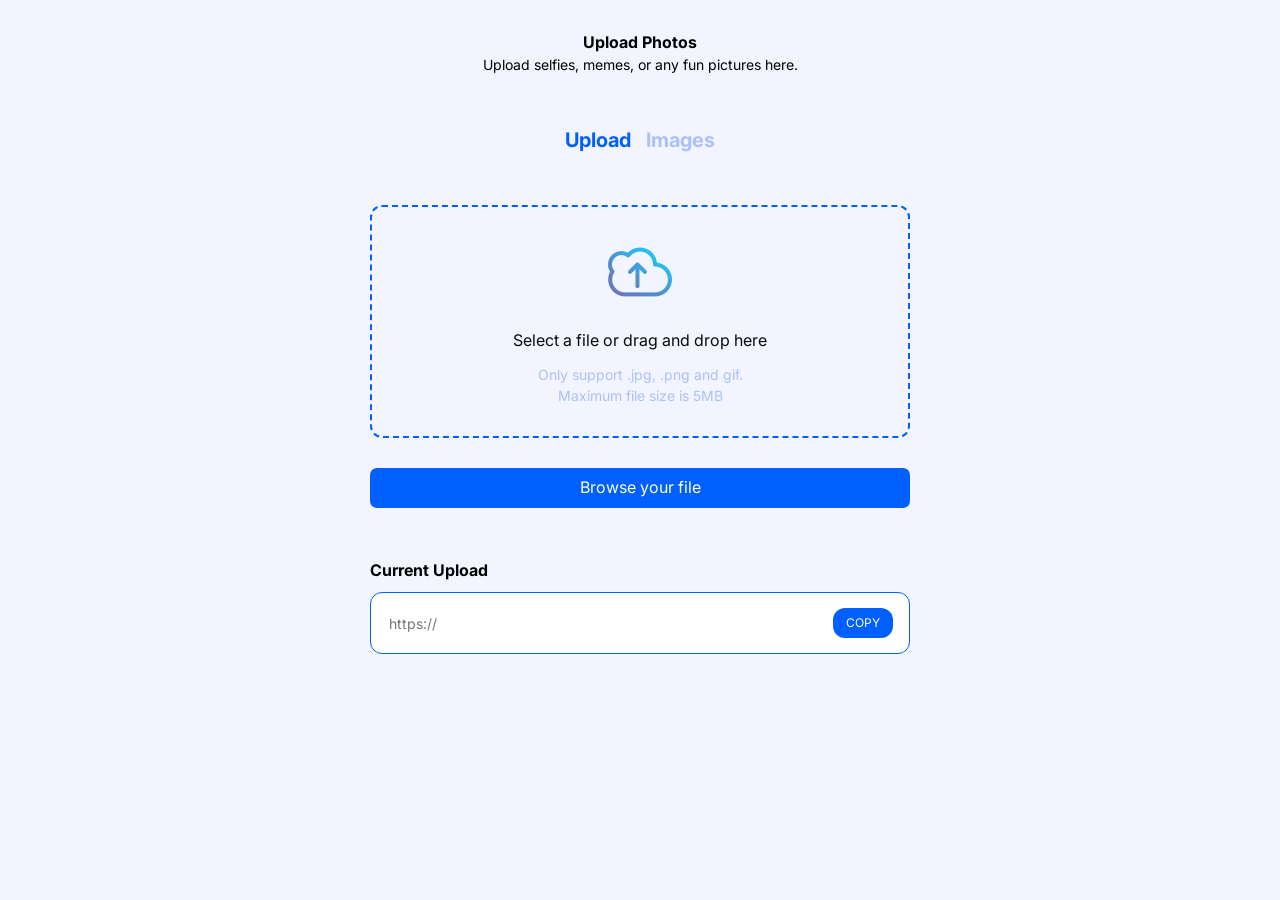
<file: src/templates/upload.html>
<!DOCTYPE html>
<html lang="en">

<head>
    <meta charset="UTF-8">
    <meta name="viewport" content="width=device-width, initial-scale=1.0">
    <title>SmartUploader</title>
    <link rel="preconnect" href="https://fonts.googleapis.com">
    <link rel="preconnect" href="https://fonts.gstatic.com" crossorigin>
    <link
        href="https://fonts.googleapis.com/css2?family=Inter:ital,opsz,wght@0,14..32,100..900;1,14..32,100..900&display=swap"
        rel="stylesheet">
    <link rel="stylesheet" href="../static/css/style.css">
</head>

<body>
    <section class="upload__intro">
        <h2 class="upload__title">Upload Photos</h2>
        <p class="upload__description">Upload selfies, memes, or any fun pictures here.</p>
    </section>
    <nav class="upload__tabs">
        <button class="upload__tab" id="upload-tab-btn">Upload</button>
        <button class="upload__tab " id="images-tab-btn">Images</button>
    </nav>
    <section class="upload__form">
        <div class="upload__dropzone">
            <div class="upload__icon">
                <img src="../static/img/icon/feather_upload-cloud.png" alt="icon">
            </div>
            <p class="upload__promt">Select a file or drag and drop here</p>
            <p class="upload__info">Only support .jpg, .png and gif. <br>
                Maximum file size is 5MB</p>
        </div>
        <div class="upload__button">
            <input type="file" id="file-upload" accept="image/*" style="display: none;" multiple>
            <label for="file-upload" class="upload__button-btn">Browse your file</label>
        </div>
        <div class="upload__container">
            <div class="upload__group">
                <h2 class="upload__title-current">Current Upload</h2>
                <div class="upload__label">
                    <input type="text" class="upload__input" placeholder="https://" readonly />
                    <button class="upload__copy">COPY</button>
                </div>
            </div>
        </div>
    </section>
    <section id="file-list-wrapper">
    </section>
</body>
<script src="../static/js/upload.js"></script>

</html>
</file>
<file: src/static/css/style.css>
*,
*::before,
*::after {
    box-sizing: border-box;
}

/* Remove inner padding */
ul[class],
ol[class] {
    padding: 0;
}

/* Remove outer margins */
body,
h1,
h2,
h3,
h4,
p,
ul[class],
ol[class],
li,
figure,
figcaption,
blockquote,
dl,
dd {
    margin: 0;
}

/* Set default body settings */
body {
    min-height: 100vh;
    scroll-behavior: smooth;
    text-rendering: optimizeSpeed;
    line-height: 1.5;
}

/* Remove default styling for all ul and ol with a class attribute */
ul[class],
ol[class] {
    list-style: none;
}

/* Reset a elements without a class to default styles */
a:not([class]) {
    text-decoration-skip-ink: auto;
}

/* Simplify working with images */
img {
    max-width: 100%;
    display: block;
}

/* Specify a clear periodicity in the data flow for article */
article>*+* {
    margin-top: 1em;
}

/* Inherit fonts for inputs and buttons */
input,
button,
textarea,
select {
    font: inherit;
}

body {
    background-color: #F2F5FF;
    font-family: "Inter", sans-serif;
    color: rgb(255, 255, 255);
}

/* Header */
.header {
    display: flex;
    flex-direction: column;
    align-items: center;
    padding-top: 30px;
}

.header__title {
    text-align: center;
    font-size: 16px;
    width: 700px;

}

.header__text {
    padding-top: 4px;
    font-size: 14px;
}

/* button */
.header__button {
    display: flex;
    justify-content: center;
    padding-top: 40px;
}

.header__button-btn {
    position: absolute;
    text-transform: uppercase;
    padding: 12px 16px;
    font-size: 12px;
    background-color: rgb(0, 96, 255);
    color: rgb(255, 255, 255);
    width: 160px;
    height: 40px;
    border: none;
    border-radius: 7px;
}

/* hero__img */
.hero {
    display: flex;
    justify-content: center;
    margin-top: 60px;
}

.hero__img {
    display: none;
}

.hero__img.is-visible {
    display: block;
}

.img {
    width: 426px;
    height: 559px;
    object-fit: cover;
}

/* upload */
.upload__intro {
    display: flex;
    flex-direction: column;
    align-items: center;
    padding-top: 30px;
    text-align: center;
    color: black;
}

.upload__title {
    font-size: 16px;
    width: 700px;

}

.upload__description {
    font-size: 14px;
    width: 400px;
}

/* upload-tabs */
.upload__tabs {
    display: flex;
    justify-content: center;
    align-items: center;
    gap: 15px;
    padding-top: 50px;

}

.upload__tab {
    all: unset;
    font-size: 20px;
    font-weight: bold;
    color: rgb(173, 192, 248); /* Неактивный цвет по умолчанию */
}

.upload__tab--active {
    color: rgb(0, 96, 255); /* Активный цвет */
}

.upload__tab:hover {
    color: rgb(105, 141, 250);
}

.upload__tab:hover {
    color: rgb(105, 141, 250);
}

/* upload-form */
.upload__form {
    display: flex;
    flex-direction: column;
    align-items: center;
    padding-top: 50px;
}

.upload__dropzone {
    border: 2px dashed rgb(0, 96, 255);
    border-radius: 12px;
    width: 540px;
    height: 233px;
    text-align: center;
}

.upload__icon {
    display: flex;
    justify-content: center;
    align-items: center;
    padding-top: 33px;
}

.upload__promt {
    padding-top: 24px;
    color: rgb(11, 11, 11);
}

.upload__info {
    padding-top: 12px;
    font-size: 14px;
    color: rgb(173, 192, 248);
}

/* upload-button */
.upload__button {
    padding-top: 30px;
    padding-bottom: 50px;
}

.upload__button-btn {
    display: inline-block;
    text-align: center;
    cursor: pointer;
    color: rgb(255, 255, 255);
    width: 540px;
    height: 40px;
    border-radius: 7px;
    background-color: rgb(0, 96, 255);
    padding-top: 7px;
    border: none;
}

/* upload-current */
.upload__container {
    display: flex;
    flex-direction: column;
    align-items: center;
    margin-bottom: 159px;
}

.upload__group {
    display: flex;
    flex-direction: column;
    width: 540px;
}

.upload__title-current {
    color: black;
    padding-bottom: 10px;
    font-size: 16px;
    text-align: left;
}

/* input + button */
.upload__label {
    display: flex;
    align-items: center;
    justify-content: space-between;
    width: 100%;
    height: 62px;
    border: 1px solid rgb(0, 96, 255);
    border-radius: 12px;
    padding: 0 16px;
    box-sizing: border-box;
    background-color: white;
}

.upload__input {
    flex-grow: 1;
    border: none;
    outline: none;
    font-size: 14px;
    background-color: transparent;
    color: black;

}

.upload__copy {
    width: 60px;
    height: 30px;
    border-radius: 12px;
    border: none;
    background-color: rgb(0, 96, 255);
    color: white;
    font-size: 12px;
    cursor: pointer;
}


/* Container for the entire table */
.file-list-container {
    max-width: 800px;
    margin: 0 auto;
    padding: 20px;
    border-radius: 8px;
    margin-bottom: 292px;
}

/* Common style for a row (both header and list item) */
.file-list-header,
.file-list-item {
    display: flex;
    justify-content: space-between;
    align-items: center;
    padding: 10px 0;
    border-bottom: 1px solid #eef0f5;
}

/* Remove border from the last item */
.file-list-item:last-child {
    border-bottom: none;
}

/* List header */
.file-list-header {
    color: #8a96b1;
    font-size: 14px;
    font-weight: 500;
}

/* Styles for columns */
.file-col {
    display: flex;
    align-items: center;
}

.file-col-name {
    flex-basis: 55%;
}

.file-col-url {
    flex-basis: 50%;
    color: #555;
    font-size: 14px;
}

.file-col-delete {
    flex-basis: 10%;
    justify-content: center;
}

/* File icon */
.file-icon {
    display: flex;
    gap: 8px;
    color: #0060ff;
    margin-right: 20px;
    font-size: 20px;
}

.file-icon img {
    display: block;
}

.image-preview {
    width: 64px;
    height: 64px;
    object-fit: cover;
    border-radius: 4px;
    vertical-align: middle;
    border: 1px solid #ddd;
}

.delete-img {
    width: 32px;
    height: 32px;
}

/* File name */
.file-name {
    color: #333;
    font-weight: 500;
    max-width: 200px;
    white-space: nowrap;
    overflow: hidden;
    text-overflow: ellipsis;
}

/* Delete button */
.delete-btn {
    background: transparent;
    /* REMOVE THE BACKGROUND, MAKE IT TRANSPARENT */
    border: none;
    border-radius: 50%;
    cursor: pointer;
    display: flex;
    align-items: center;
    justify-content: center;
    padding: 0;
    transition: opacity 0.2s ease;
    /* Add a smooth transition for hover effect */
}

/* Hover effect */
.delete-btn:hover {
    background: transparent;
    /* REMOVE BACKGROUND ON HOVER */
    opacity: 0.7;
    /* Make the icon semi-transparent for user feedback */
}

.pagination-wrapper {
    display: flex;
    justify-content: center;
    align-items: center;
    gap: 10px;
    margin-top: 30px;
    margin-bottom: 30px
}

.pagination-pages {
    display: flex;
    gap: 6px;
}

.pagination-btn {
    min-width: 36px;
    height: 36px;
    padding: 0 10px;
    border-radius: 8px;
    border: 1px solid #d6dcf5;
    background-color: white;
    color: #333;
    cursor: pointer;
    transition: all 0.2s ease;
    font-size: 14px;
}

.pagination-btn:hover:not(:disabled) {
    background-color: rgb(0, 96, 255);
    color: white;
    border-color: rgb(0, 96, 255);
}

.pagination-page.active {
    background-color: rgb(0, 96, 255);
    color: white;
    border-color: rgb(0, 96, 255);
    cursor: default;
}

.pagination-btn:disabled {
    opacity: 0.4;
    cursor: not-allowed;
}

.pagination-prev,
.pagination-next {
    font-weight: bold;
}
</file>
